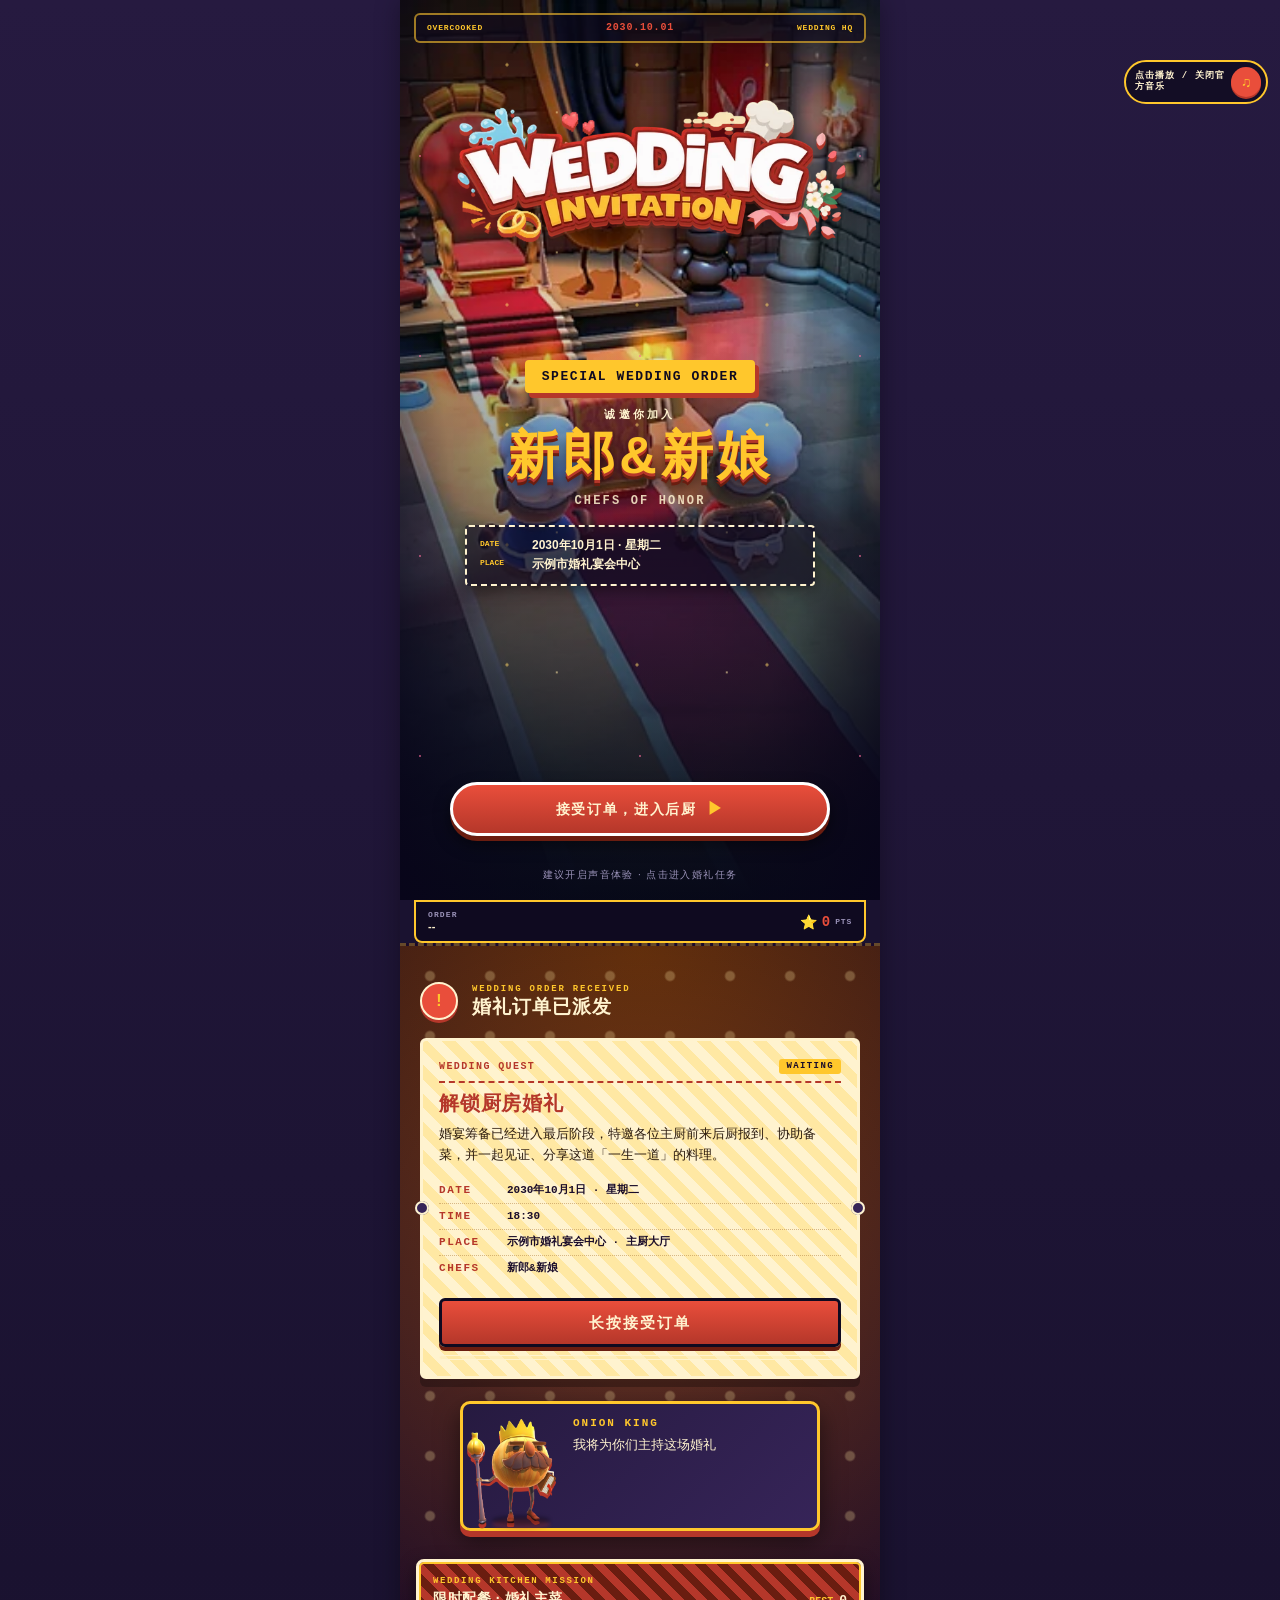
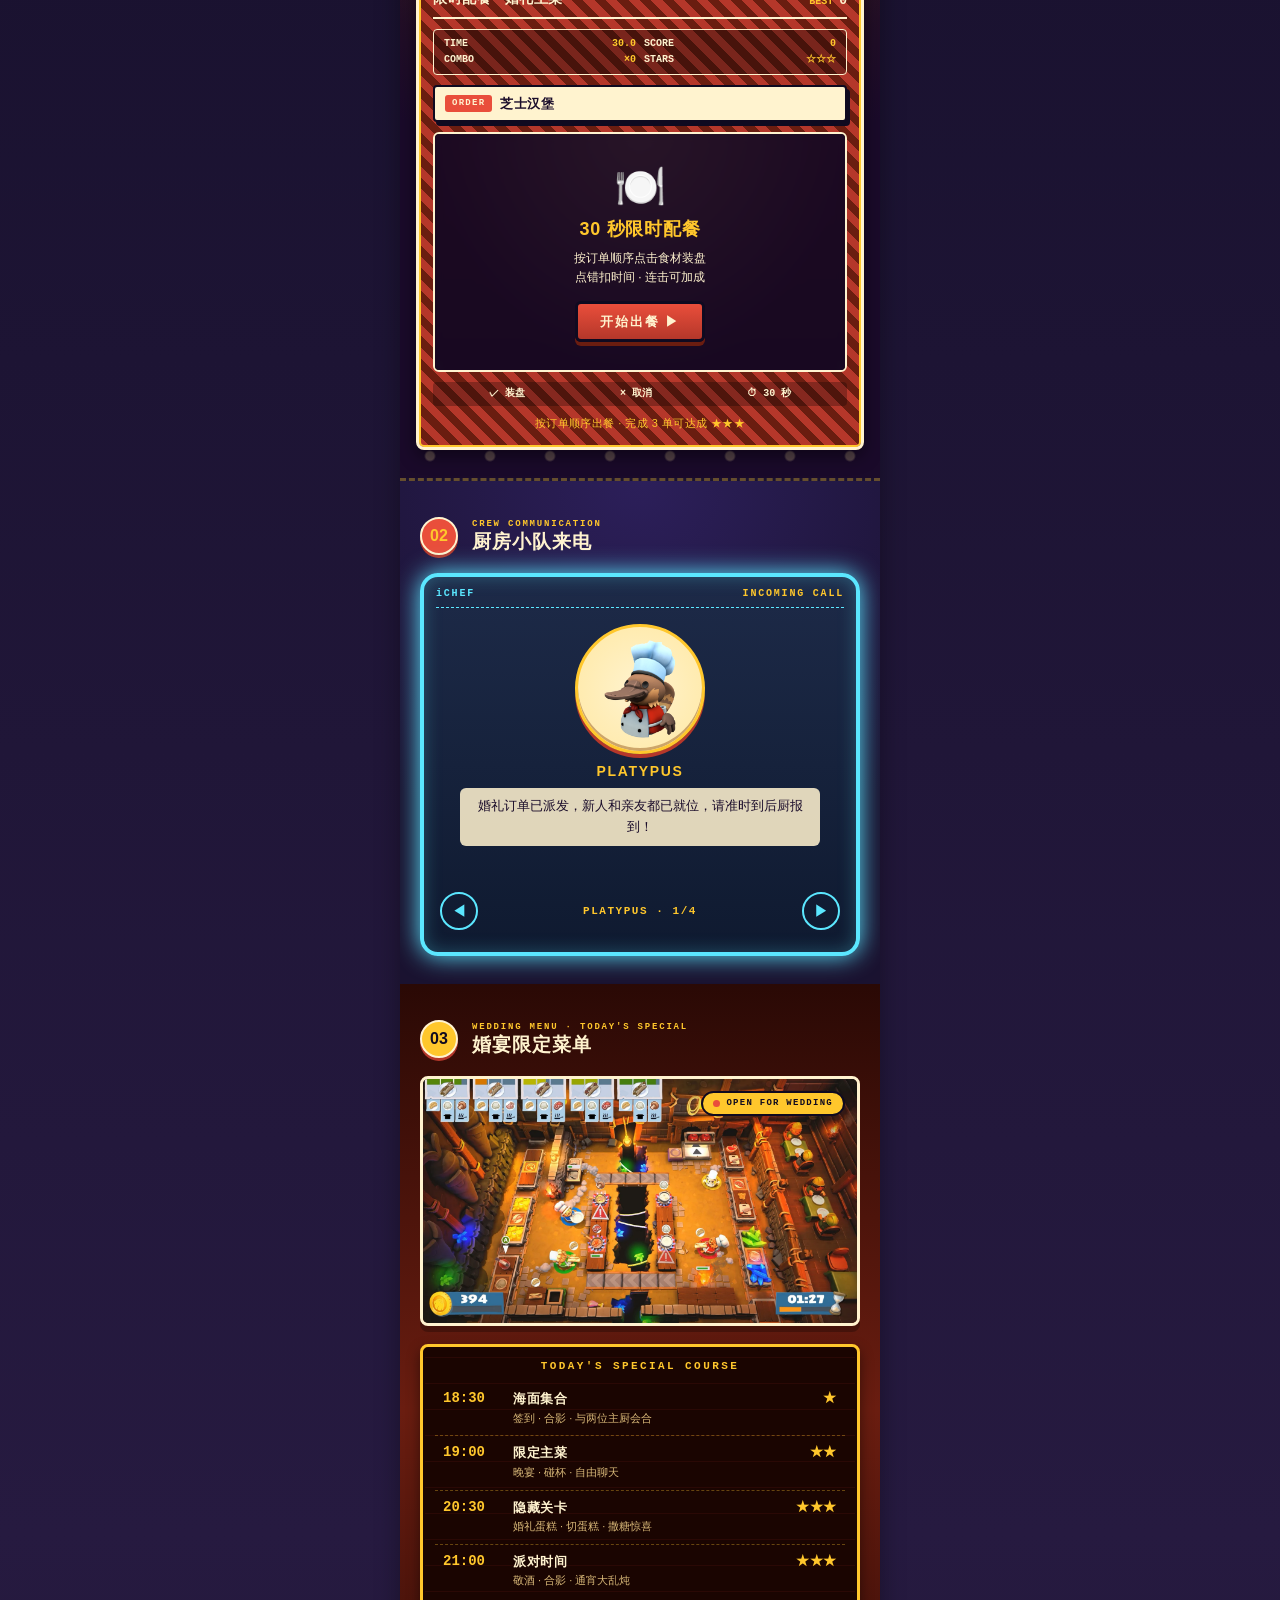
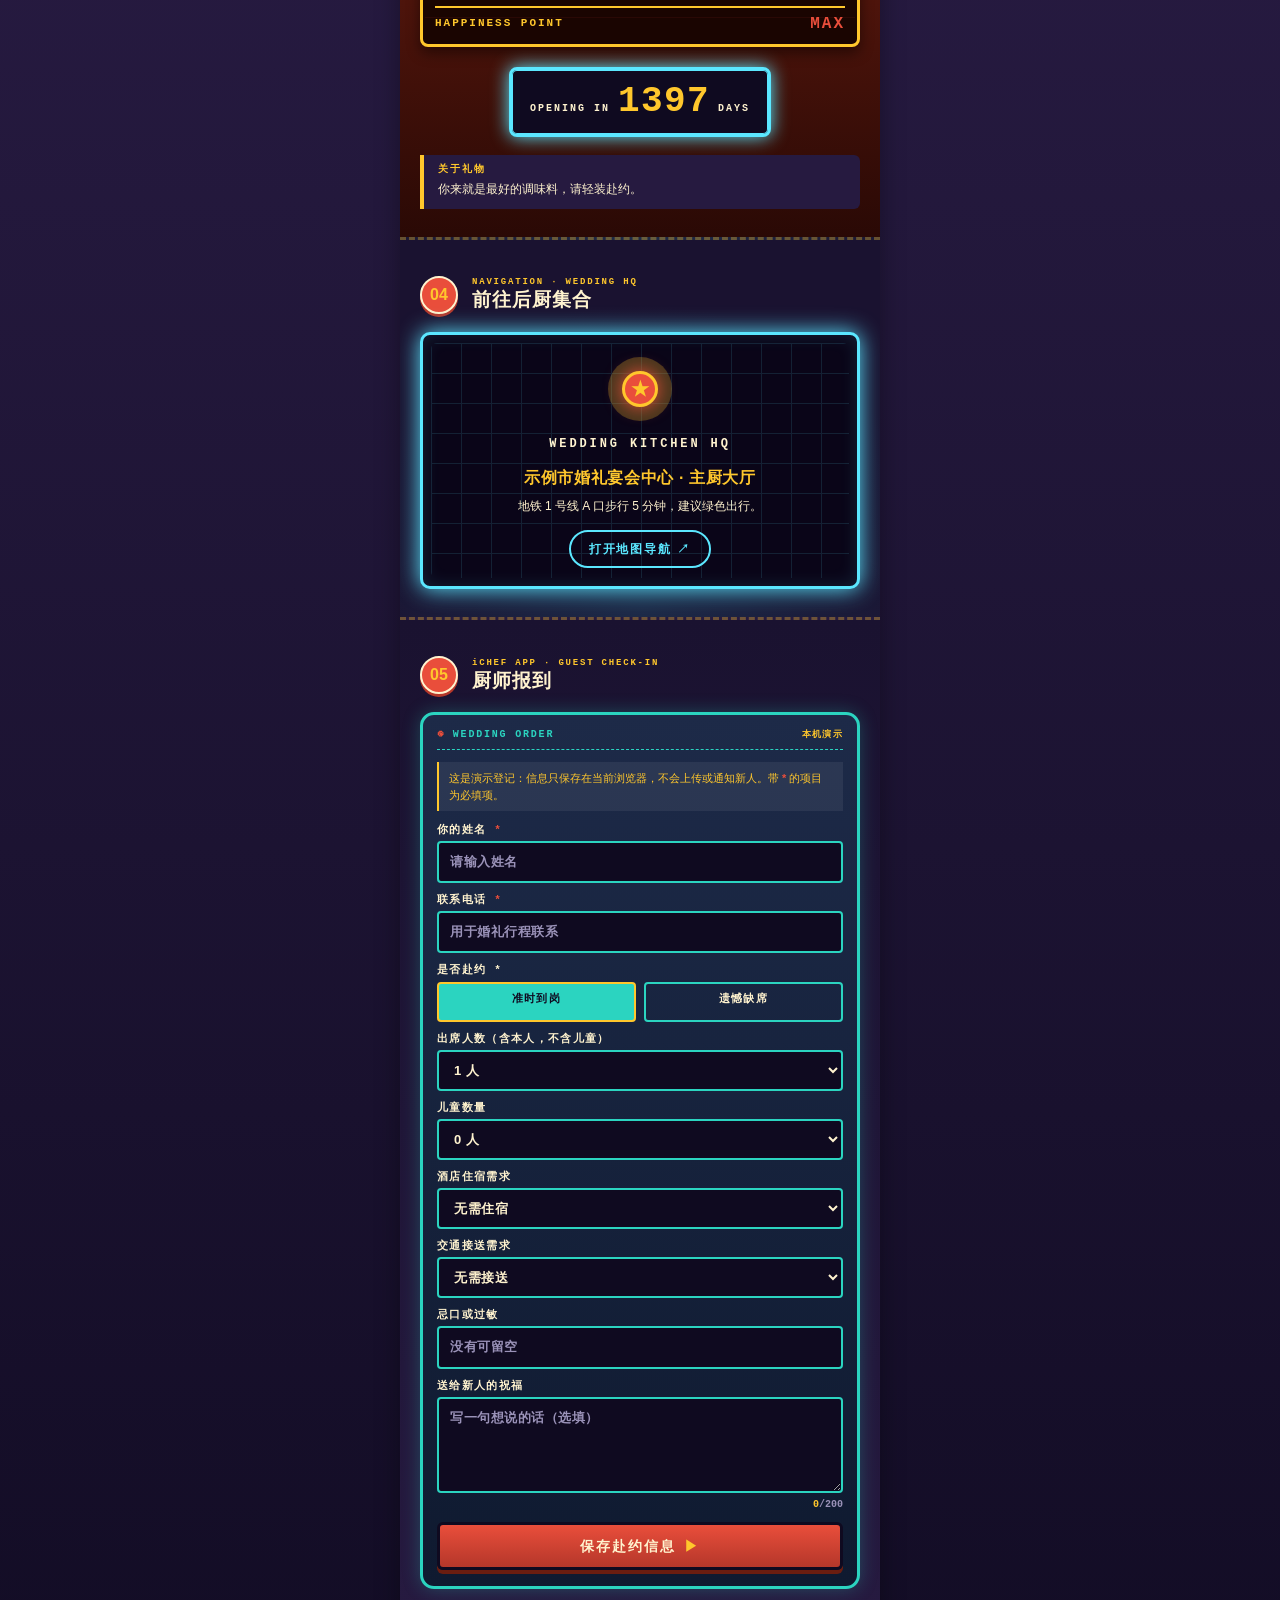
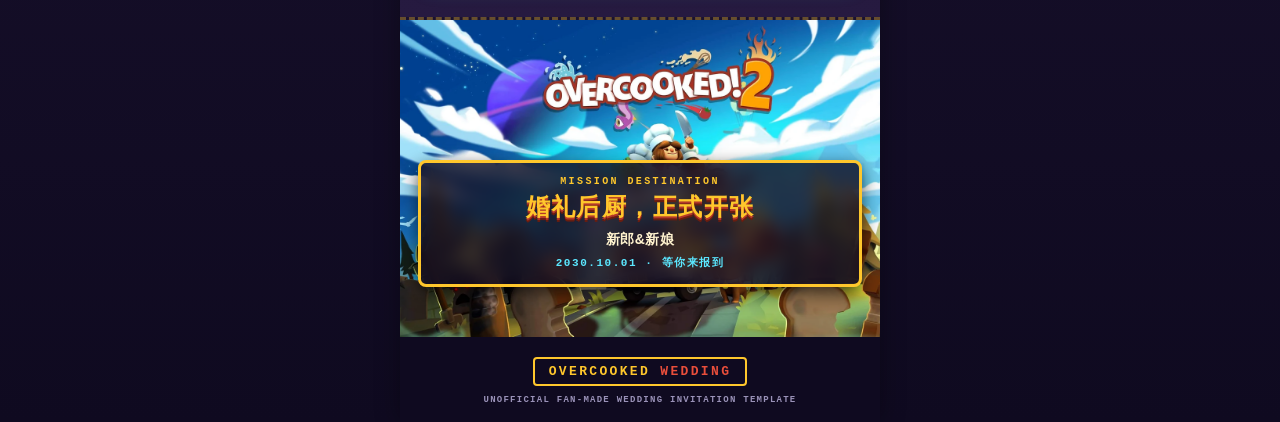
<file: index.html>
<!doctype html>
<html lang="zh-CN">
  <head>
    <meta charset="utf-8" />
    <meta name="viewport" content="width=device-width, initial-scale=1" />
    <meta http-equiv="refresh" content="0; url=./public/" />
    <title>OVERCOOKED WEDDING</title>
    <script>location.replace('./public/');</script>
  </head>
  <body>
    <p>正在打开邀请函…若未自动跳转，请<a href="./public/">点击这里</a>。</p>
  </body>
</html>
</file>
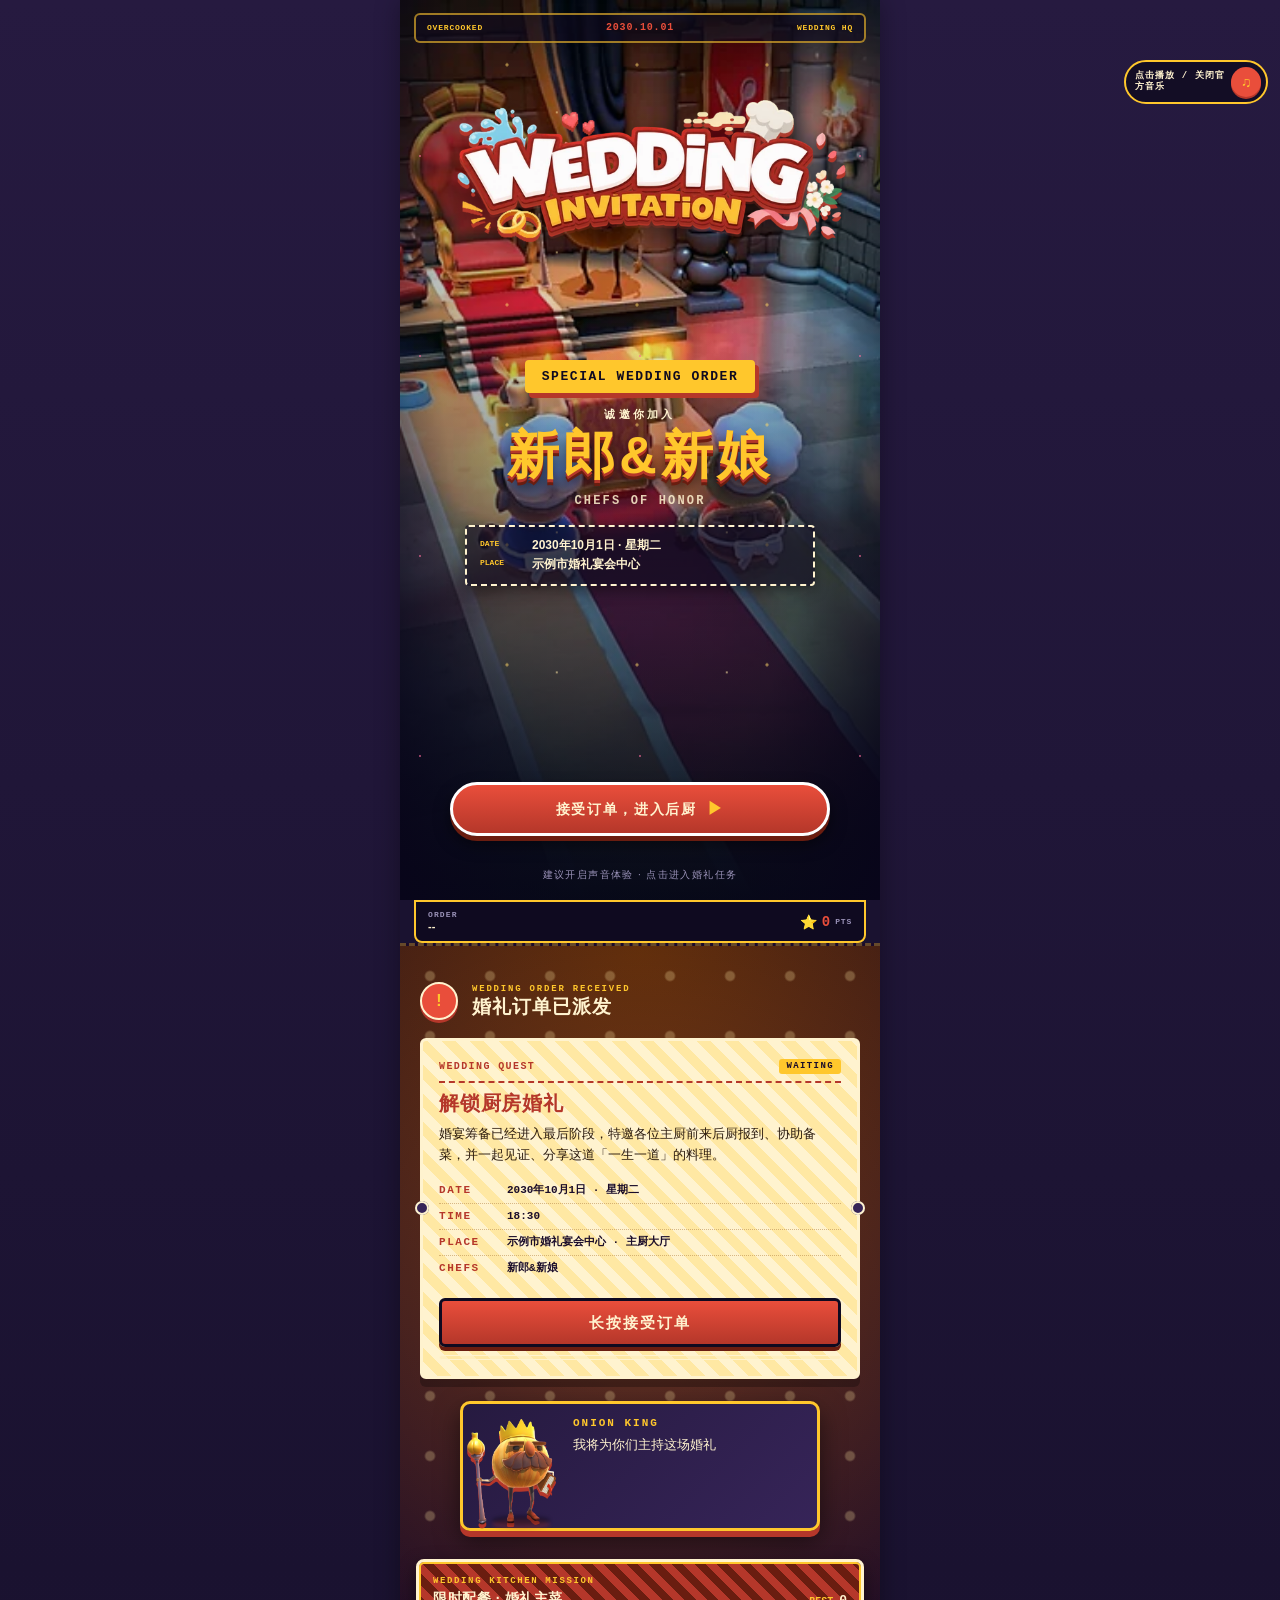
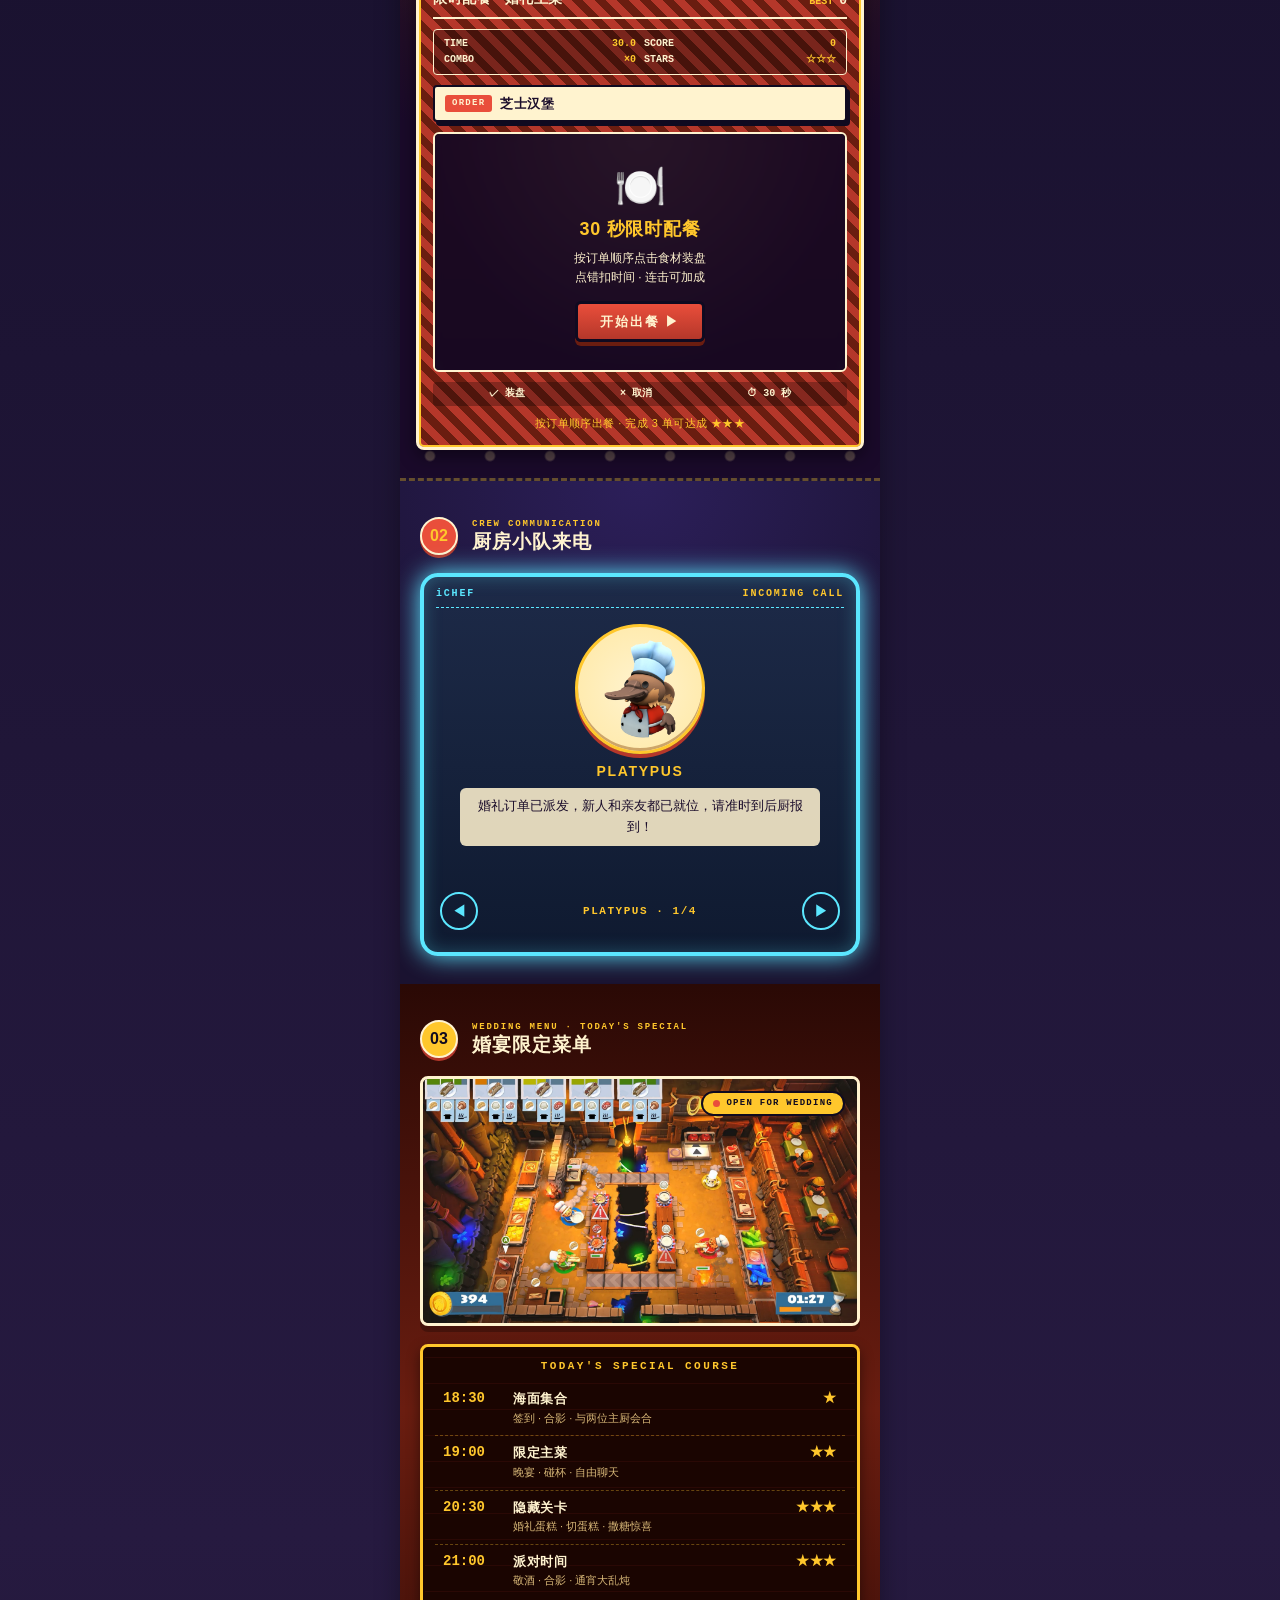
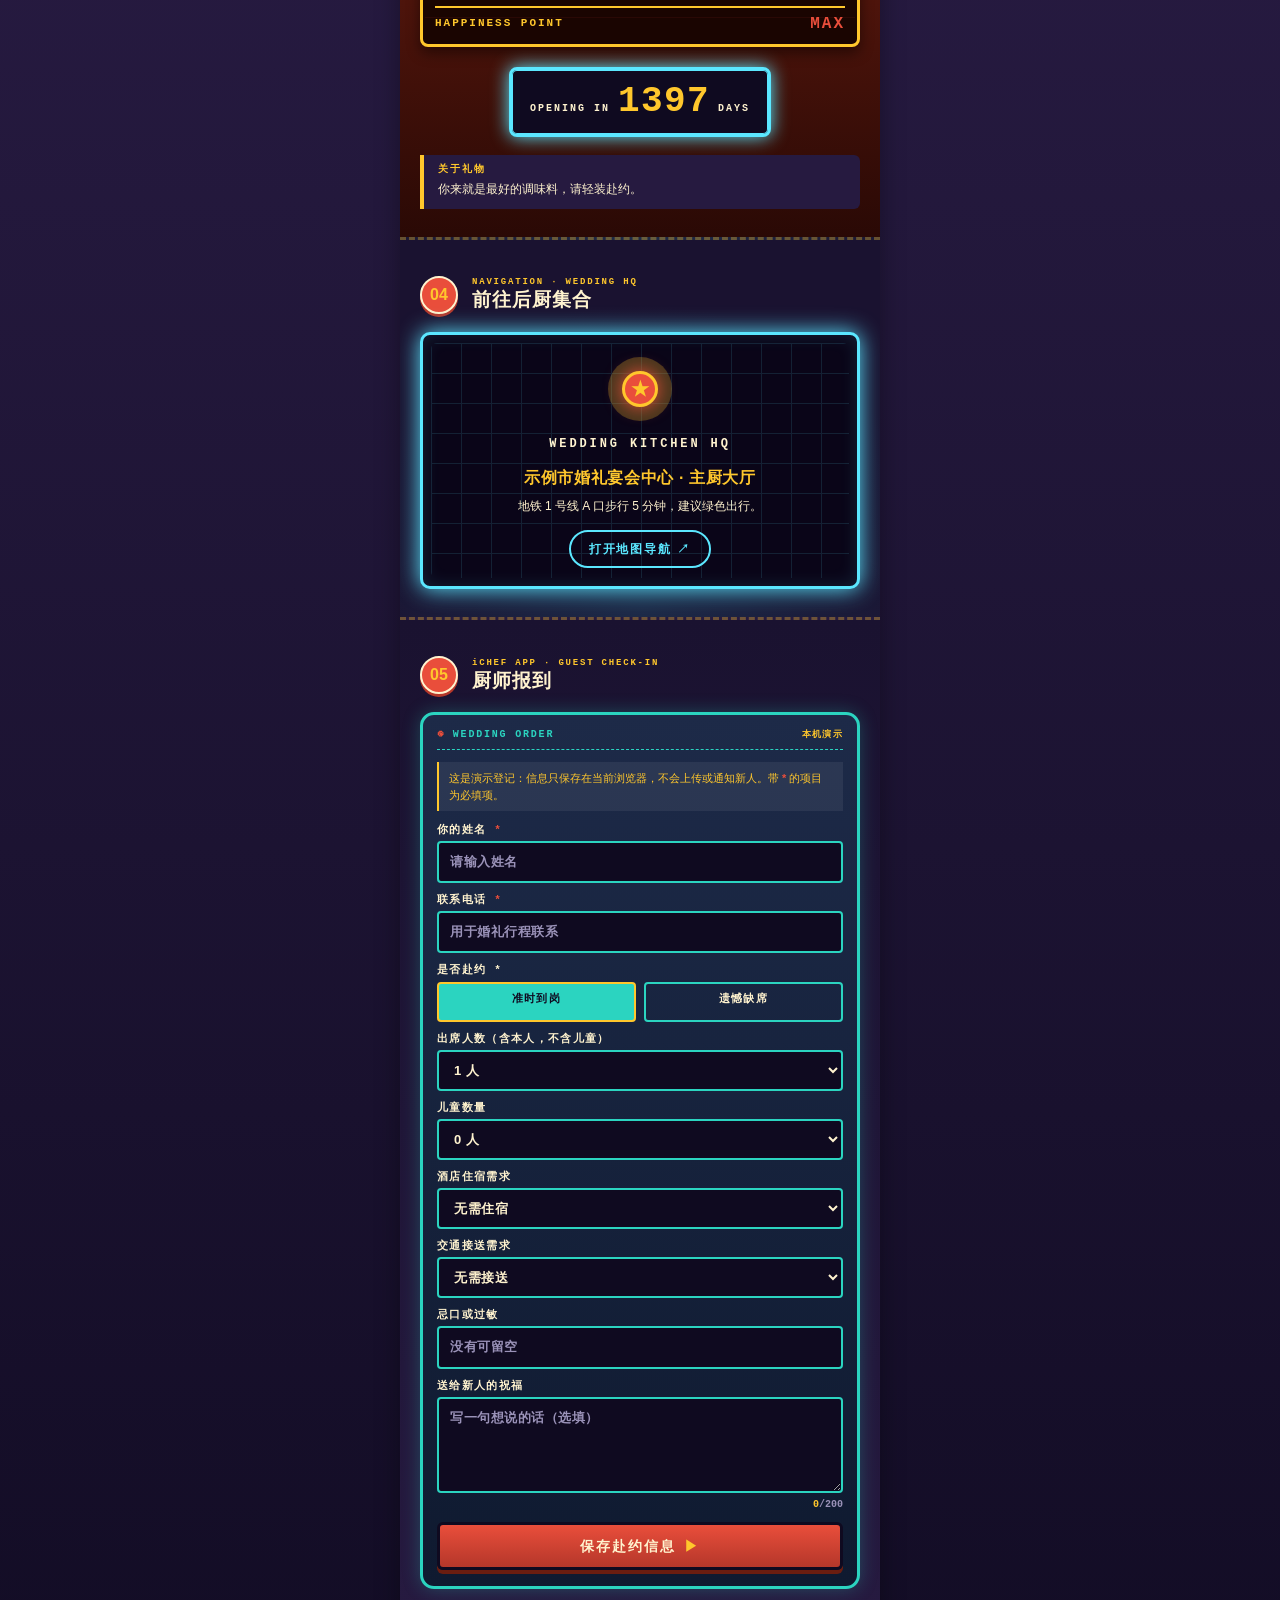
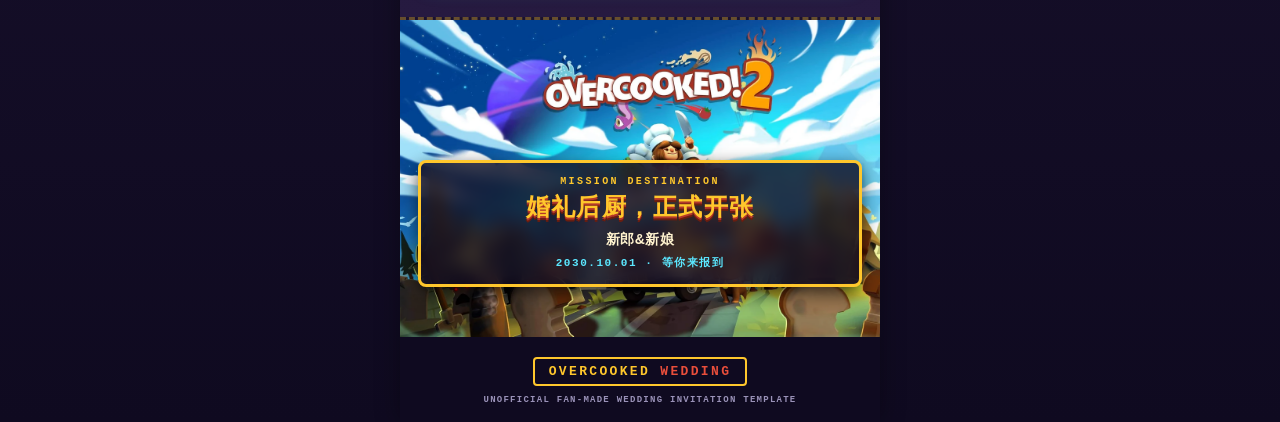
<file: public/index.html>
<!doctype html>
<html lang="zh-CN">
  <head>
    <meta charset="UTF-8" />
    <meta name="viewport" content="width=device-width, initial-scale=1.0, viewport-fit=cover" />
    <meta name="theme-color" content="#1a1230" />
    <title>新郎名字 & 新娘名字的婚礼邀请函｜WEDDING KITCHEN</title>
    <meta name="description" content="婚礼后厨即将开张，诚邀你来见证我们的一生一道。" />
    <meta name="robots" content="noindex, nofollow, noarchive, nosnippet" />
    <link rel="preload" as="image" href="./assets/hero-castle-hd.webp" type="image/webp" fetchpriority="high"
      imagesrcset="./assets/hero-castle-960.webp 960w, ./assets/hero-castle-hd.webp 1440w" imagesizes="min(100vw, 480px)" />
    <link rel="preload" as="image" href="./assets/wedding-invitation-logo.webp" type="image/webp" fetchpriority="high"
      imagesrcset="./assets/wedding-invitation-logo-720.webp 720w, ./assets/wedding-invitation-logo.webp 1440w" imagesizes="min(106vw, 500px)" />

    <!-- Open Graph / Facebook / 微信 / 微博 通用 -->
    <meta property="og:type" content="website" />
    <meta property="og:site_name" content="WEDDING KITCHEN" />
    <meta property="og:title" content="新郎名字 & 新娘名字的婚礼邀请函" />
    <meta property="og:description" content="婚礼后厨即将开张，诚邀你来见证我们的一生一道。" />
    <meta property="og:image" content="./assets/share-card-v2.jpg" />
    <meta property="og:image:type" content="image/jpeg" />
    <meta property="og:image:width" content="1200" />
    <meta property="og:image:height" content="630" />
    <meta property="og:image:alt" content="诚邀您来见证｜新郎名字 & 新娘名字 婚礼邀请函" />
    <meta property="og:locale" content="zh_CN" />

    <!-- Twitter / X -->
    <meta name="twitter:card" content="summary_large_image" />
    <meta name="twitter:title" content="新郎名字 & 新娘名字的婚礼邀请函" />
    <meta name="twitter:description" content="婚礼后厨即将开张，诚邀你来见证我们的一生一道。" />
    <meta name="twitter:image" content="./assets/share-card-v2.jpg" />

    <link rel="icon" type="image/png" href="./assets/logo.png" />
    <link rel="stylesheet" href="./style.css?v=20260909-fix2" />
    <script src="./config.js?v=20260909-fix2"></script>
    <script src="./app.js?v=20260909-fix2" defer></script>
  </head>
  <body>
    <main class="phone-shell">
      <!-- ① 首页 · 城堡夜景 -->
      <section class="hero" id="top">
        <img class="hero-art" src="./assets/hero-castle-hd.webp"
          srcset="./assets/hero-castle-960.webp 960w, ./assets/hero-castle-hd.webp 1440w"
          sizes="min(100vw, 480px)" width="1440" height="810"
          data-fallback-src="./assets/hero-castle.jpg"
          fetchpriority="high" loading="eager" decoding="async" alt="洋葱王国城堡夜景" />
        <div class="hero-shade"></div>
        <div class="hero-sparkle" aria-hidden="true"></div>
        <div class="hero-hud"><span>OVERCOOKED</span><b data-field="dateShort">2030.10.01</b><span>WEDDING HQ</span></div>
        <div class="hero-brand"><img src="./assets/wedding-invitation-logo.webp"
          srcset="./assets/wedding-invitation-logo-720.webp 720w, ./assets/wedding-invitation-logo.webp 1440w"
          sizes="min(106vw, 500px)" width="1440" height="480"
          data-fallback-src="./assets/wedding-invitation-logo.png"
          fetchpriority="high" loading="eager" decoding="async" alt="WEDDING INVITATION" /></div>
        <div class="hero-copy">
          <p class="mission-code">SPECIAL WEDDING ORDER</p>
          <p class="hero-kicker">诚邀你加入</p>
          <h1 data-field="heroName">新郎名字 &amp; 新娘名字</h1>
          <p class="hero-en" data-field="englishName">CHEFS OF HONOR</p>
          <div class="mission-ticket">
            <span>DATE</span><b data-field="dateLabel">2030年10月1日 · 星期二</b>
            <span>PLACE</span><b class="hero-venue" data-field="venueShort">示例市婚礼宴会中心</b>
          </div>
        </div>
        <button class="enter-button" id="start-mission" type="button"><span>接受订单，进入后厨</span><b>▶</b></button>
        <p class="start-note">建议开启声音体验 · 点击进入婚礼任务</p>
      </section>

      <!-- 滚动 HUD -->
      <div class="game-hud" aria-hidden="true">
        <div class="hud-order"><small>ORDER</small><b id="hud-order-name">--</b></div>
        <div class="hud-score"><span>⭐</span><b id="hud-score">0</b><small>PTS</small></div>
      </div>

      <!-- ② 接单 · 婚礼订单 -->
      <section class="briefing story-section" id="briefing">
        <div class="oven-glow" aria-hidden="true"></div>
        <div class="steam-field" aria-hidden="true"></div>
        <header class="section-title reveal"><span>!</span><div><p>WEDDING ORDER RECEIVED</p><h2>婚礼订单已派发</h2></div></header>
        <article class="order-card reveal">
          <div class="card-top"><span>WEDDING QUEST</span><b id="quest-status">WAITING</b></div>
          <h3 data-field="questTitle">解锁厨房婚礼</h3>
          <p data-field="invitationText">婚宴筹备已经进入最后阶段，特邀各位主厨前来后厨报到、协助备菜，并一起见证、分享这道「一生一道」的料理。</p>
          <dl>
            <div><dt>DATE</dt><dd data-field="dateLabel">2030年10月1日 · 星期二</dd></div>
            <div><dt>TIME</dt><dd data-field="timeLabel">18:30</dd></div>
            <div><dt>PLACE</dt><dd data-field="venue">示例市婚礼宴会中心 · 主厨大厅</dd></div>
            <div><dt>CHEFS</dt><dd data-field="heroName">新郎名字 &amp; 新娘名字</dd></div>
          </dl>
          <button class="accept-button" id="accept-quest" type="button">长按接受订单</button>
          <div class="hold-progress" aria-hidden="true"><i></i></div>
        </article>
        <div class="mission-complete" id="mission-complete" role="status" aria-live="polite"><b>ORDER ACCEPTED</b><span>婚礼赴约任务已加入清单</span></div>
        <div class="king-stage reveal">
          <img src="./assets/onionking.webp" loading="lazy" decoding="async" alt="洋葱国王（证婚人）" />
          <div class="king-bubble"><b>ONION KING</b><span>我将为你们主持这场婚礼</span></div>
        </div>

        <!-- ③ 限时配餐小游戏 -->
        <section class="supply-game reveal" id="supply-game" aria-labelledby="supply-game-title">
          <div class="game-console-top">
            <div><small>WEDDING KITCHEN MISSION</small><b id="supply-game-title">限时配餐 · 婚礼主菜</b></div>
            <span>BEST <strong id="game-best">0</strong></span>
          </div>
          <div class="game-stats" aria-live="polite">
            <span>TIME <b id="game-time">30.0</b></span>
            <span>SCORE <b id="game-score">0</b></span>
            <span>COMBO <b id="game-combo">×0</b></span>
            <span>STARS <b id="game-stars">☆☆☆</b></span>
          </div>
          <div class="order-ticket" id="order-ticket" aria-hidden="true">
            <span class="ticket-tag">ORDER</span>
            <b id="order-name">芝士汉堡</b>
            <div class="order-parts" id="order-parts"></div>
          </div>
          <div class="game-stage" id="game-stage">
            <div class="game-tiles" id="game-tiles" aria-label="食材区"></div>
            <div class="game-intro" id="game-intro">
              <span class="game-crate">🍽️</span>
              <h3>30 秒限时配餐</h3>
              <p>按订单顺序点击食材装盘<br />点错扣时间 · 连击可加成</p>
              <button id="game-start" type="button">开始出餐 ▶</button>
            </div>
            <div class="game-result" id="game-result" hidden>
              <p>MISSION REPORT</p>
              <h3 id="game-result-title">出餐完成</h3>
              <strong id="game-final-score">0 PTS</strong>
              <span id="game-stars-final">☆☆☆</span>
              <b id="game-reward">婚礼彩蛋已解锁</b>
              <button id="game-restart" type="button">再来一单</button>
            </div>
          </div>
          <div class="game-legend"><span>✓ 装盘</span><span>× 取消</span><span>⏱ 30 秒</span></div>
          <p class="game-tip">按订单顺序出餐 · 完成 3 单可达成 ★★★</p>
        </section>
      </section>

      <!-- ④ 厨房小队来电 -->
      <section class="crew-section story-section" id="crew">
        <header class="section-title reveal"><span>02</span><div><p>CREW COMMUNICATION</p><h2>厨房小队来电</h2></div></header>
        <div class="crew-phone reveal">
          <div class="phone-top"><span>iCHEF</span><b>INCOMING CALL</b></div>
          <div class="crew-slides" id="crew-slides"></div>
          <div class="crew-controls">
            <button type="button" data-crew="prev" aria-label="上一条来电">◀</button>
            <output id="crew-name">PLATYPUS · 1/4</output>
            <button type="button" data-crew="next" aria-label="下一条来电">▶</button>
          </div>
        </div>
      </section>

      <!-- ⑤ 婚宴菜单（流程 + 倒计时） -->
      <section class="schedule-section story-section" id="schedule">
        <header class="section-title light reveal"><span>03</span><div><p>WEDDING MENU · TODAY'S SPECIAL</p><h2>婚宴限定菜单</h2></div></header>
        <div class="restaurant-screen reveal"><img src="./assets/kitchen-warm.webp" width="1440" height="810" data-fallback-src="./assets/kitchen-warm.jpg" loading="lazy" decoding="async" alt="后厨营业场景" /><div class="restaurant-status"><i></i><span>OPEN FOR WEDDING</span></div></div>
        <div class="menu-board reveal">
          <p class="board-title">TODAY'S SPECIAL COURSE</p>
          <div id="schedule-list"></div>
          <div class="menu-total"><span>HAPPINESS POINT</span><b>MAX</b></div>
        </div>
        <div class="countdown-card reveal"><span>OPENING IN</span><b id="days-count">--</b><small>DAYS</small></div>
        <p class="gift-note reveal"><b>关于礼物</b><span data-field="giftNotice">你来就是最好的调味料，请轻装赴约。</span></p>
      </section>

      <!-- ⑥ 后厨导航 -->
      <section class="arrival story-section" id="arrival">
        <header class="section-title reveal"><span>04</span><div><p>NAVIGATION · WEDDING HQ</p><h2>前往后厨集合</h2></div></header>
        <article class="map-console reveal">
          <div class="map-grid" aria-hidden="true"></div>
          <div class="map-pulse" aria-hidden="true"><i></i><b>★</b></div>
          <p class="coordinate" data-field="coordinateLabel">WEDDING KITCHEN HQ</p>
          <h3 data-field="venue">示例市婚礼宴会中心 · 主厨大厅</h3>
          <p data-field="transport">地铁 1 号线 A 口步行 5 分钟，建议绿色出行。</p>
          <a data-link="mapUrl" href="https://ditu.amap.com/" target="_blank" rel="noopener noreferrer">打开地图导航 <span>↗</span></a>
        </article>
      </section>

      <!-- ⑦ 厨师报到（赴约登记） -->
      <section class="rsvp-section story-section" id="rsvp">
        <header class="section-title reveal"><span>05</span><div><p>iCHEF APP · GUEST CHECK-IN</p><h2>厨师报到</h2></div></header>
        <div class="rsvp-phone reveal">
          <div class="app-bar"><span>◉</span><b>WEDDING ORDER</b><small>本机演示</small></div>
          <form id="rsvp-form" novalidate>
            <p class="demo-notice">这是演示登记：信息只保存在当前浏览器，不会上传或通知新人。带 <b>*</b> 的项目为必填项。</p>
            <label><span>你的姓名 <b>*</b></span><input name="guestName" maxlength="30" autocomplete="name" required placeholder="请输入姓名" /></label>
            <label><span>联系电话 <b>*</b></span><input name="mobile" type="tel" maxlength="20" autocomplete="tel" inputmode="tel" required placeholder="用于婚礼行程联系" /></label>
            <fieldset><legend>是否赴约 <b>*</b></legend><div class="choice-row"><label><input type="radio" name="attending" value="yes" checked /><span>准时到岗</span></label><label><input type="radio" name="attending" value="no" /><span>遗憾缺席</span></label></div></fieldset>
            <div id="attendance-details">
              <label id="party-size-field"><span>出席人数（含本人，不含儿童）</span><select name="partySize"><option value="1">1 人</option><option value="2">2 人</option><option value="3">3 人</option><option value="4">4 人</option><option value="5">5 人</option><option value="6">6 人</option></select></label>
              <label><span>儿童数量</span><select name="childrenCount"><option value="0">0 人</option><option value="1">1 人</option><option value="2">2 人</option><option value="3">3 人</option><option value="4">4 人</option><option value="5">5 人</option></select></label>
              <label><span>酒店住宿需求</span><select name="hotelNeed"><option value="none">无需住宿</option><option value="one-night">需要 1 晚</option><option value="two-nights">需要 2 晚</option><option value="pending">尚未确定</option></select></label>
              <label><span>交通接送需求</span><select name="transportNeed"><option value="none">无需接送</option><option value="arrival">需要去程接送</option><option value="departure">需要返程接送</option><option value="both">需要往返接送</option><option value="pending">尚未确定</option></select></label>
              <label id="dietary-field"><span>忌口或过敏</span><input name="dietary" maxlength="80" placeholder="没有可留空" /></label>
            </div>
            <label><span>送给新人的祝福</span><textarea name="message" maxlength="200" rows="4" placeholder="写一句想说的话（选填）"></textarea><small><output id="message-count">0</output>/200</small></label>
            <label class="website-field" aria-hidden="true"><span>网站</span><input name="website" tabindex="-1" autocomplete="off" /></label>
            <p class="form-error" id="rsvp-error" role="alert" hidden></p>
            <button class="submit-button" type="submit"><span>保存赴约信息</span><b>▶</b></button>
          </form>
          <div class="rsvp-success" id="rsvp-success" tabindex="-1" hidden>
            <div class="success-radar"><i></i><b>✓</b></div>
            <h3 id="rsvp-success-title">登记成功</h3>
            <p id="rsvp-success-summary"></p>
            <button id="rsvp-edit" type="button">修改登记信息</button>
          </div>
        </div>
      </section>

      <!-- ⑧ 结尾开席 -->
      <section class="ending story-section">
        <img src="./assets/ending-bus.webp" width="1440" height="810" data-fallback-src="./assets/ending-bus.jpg" loading="lazy" decoding="async" alt="婚礼后厨全体出发" />
        <div class="ending-copy reveal">
          <p>MISSION DESTINATION</p>
          <h2 data-field="endingTitle">婚礼后厨，正式开张</h2>
          <b data-field="heroName">新郎名字 &amp; 新娘名字</b>
          <span><span data-field="dateShort">2030.10.01</span> · 等你来报到</span>
        </div>
      </section>
      <footer>
        <div class="footer-logo">OVERCOOKED <b>WEDDING</b></div>
        <p>UNOFFICIAL FAN-MADE WEDDING INVITATION TEMPLATE</p>
      </footer>
    </main>

    <nav class="quick-nav" aria-label="快捷导航">
      <a href="#briefing">订单</a>
      <a href="#schedule">菜单</a>
      <a href="#arrival">导航</a>
      <a href="#rsvp">报到</a>
    </nav>
    <div class="music-dock" id="music-dock">
      <audio id="wedding-bgm" preload="metadata" loop playsinline></audio>
      <p id="music-hint">点击播放 / 关闭官方音乐</p>
      <button id="music-toggle" type="button" aria-pressed="false" aria-label="播放背景音乐"><span>♫</span></button>
    </div>
  </body>
</html>
</file>
<file: public/style.css>
/* ===========================================================================
   OVERCOOKED WEDDING · 深夜霓虹厨房视觉系统
   番茄红 / 芥末黄 / 奶油白 + 深夜紫蓝底；棋盘格、蒸汽、星级、霓虹招牌
   中文大字遵循三层 text-shadow 铁律（禁用 -webkit-text-stroke）
   =========================================================================== */

:root {
  --tomato:   #e94e3b;       /* 主番茄红 */
  --tomato-d: #b5372a;
  --orange:   #ff8a3d;       /* 暖橙 */
  --mustard:  #ffc72c;       /* 芥末黄 */
  --cream:    #fff3cf;       /* 奶油 */
  --milk:     #ffe8a3;
  --teal:     #2bd4c0;       /* 水鸭青点缀 */
  --cyan:     #5be7ff;
  --night:    #1a1230;       /* 深夜紫蓝底 */
  --night-d:  #0f0a20;
  --night-2:  #261a40;
  --night-3:  #362458;
  --wood:     #6b3410;
  --wood-l:   #a55a23;
  --rose:     #ff6b9d;
  --white:    #ffffff;
  --ink:      #1a0c2a;
  --muted:    #9a92b8;
  --shadow:   0 0 24px #00000055;
  --warm-shadow: 0 0 30px #ff8a3d44;
}

/* ===== 全局 ===== */
* { box-sizing: border-box; }
html { scroll-behavior: smooth; background: var(--night); }
body {
  margin: 0;
  background: linear-gradient(180deg, var(--night-2) 0%, var(--night) 30%, var(--night-2) 60%, var(--night-d) 100%);
  color: var(--cream);
  font-family: "Arial Narrow", "Microsoft YaHei", sans-serif;
  -webkit-font-smoothing: none;
  overflow-x: hidden;
}
button, input, select, textarea { font: inherit; color: inherit; }
button, a { -webkit-tap-highlight-color: transparent; }
img { display: block; max-width: 100%; }
[hidden] { display: none !important; }

/* 减弱动态效果 */
@media (prefers-reduced-motion: reduce) {
  * { animation: none !important; transition: none !important; }
}

/* ===== 手机外壳 ===== */
.phone-shell {
  width: min(100%, 480px);
  margin: auto;
  overflow: hidden;
  background: var(--night);
  box-shadow: var(--shadow);
  position: relative;
}

/* ===== ① 首页 · 城堡夜景 ===== */
.hero { position: relative; min-height: 100svh; overflow: hidden; background: #1a0a2a; }
.hero-art { position: absolute; inset: 0; width: 100%; height: 100%; object-fit: cover; }
.hero-shade {
  position: absolute; inset: 0;
  background:
    radial-gradient(ellipse at 50% 30%, transparent 0%, #001f1544 60%, #08051a 100%),
    linear-gradient(180deg, transparent 0% 35%, #1a0a2a90 70%, #0a0419 100%);
}
.hero-sparkle {
  position: absolute; inset: 0; pointer-events: none; opacity: .55;
  background-image:
    radial-gradient(circle, #ffd76a 0 1.2px, transparent 2px),
    radial-gradient(circle, #ffe8a3 0 1px, transparent 1.5px),
    radial-gradient(circle, #ff6b9d 0 1px, transparent 1.5px);
  background-position: 12% 16%, 78% 24%, 50% 8%;
  background-size: 130px 120px, 170px 140px, 220px 200px;
  animation: spark 3.2s steps(3) infinite;
}
@keyframes spark { 0%,100% { opacity: .45 } 50% { opacity: .85 } }

.hero-hud {
  position: absolute; z-index: 3; top: max(13px, env(safe-area-inset-top));
  left: 14px; right: 14px;
  display: flex; justify-content: space-between; align-items: center;
  padding: 8px 11px; gap: 6px;
  border: 2px solid #ffc72c99; border-radius: 6px;
  color: var(--mustard);
  background: #0f0a2099;
  font: 900 8px/1 "Courier New", monospace;
  letter-spacing: .1em;
}
.hero-hud b { color: var(--tomato); font-size: 10px; }

.hero-brand {
  position: absolute; z-index: 3; top: 9.5%;
  left: 50%; width: min(104%, 500px);
  transform: translateX(-50%);
  pointer-events: none;
  filter: drop-shadow(0 4px 0 #b5372a) drop-shadow(0 8px 14px #00000088);
}
.hero-brand img { width: 100%; height: auto; }

.hero-copy {
  position: absolute; z-index: 3; top: 40%; left: 18px; right: 18px;
  text-align: center;
}
.mission-code {
  display: inline-block; padding: 7px 14px; margin: 0;
  border: 3px solid var(--mustard); border-radius: 4px;
  color: var(--night-d); background: var(--mustard);
  box-shadow: 4px 5px 0 var(--tomato-d);
  font: 900 clamp(10px, 2.8vw, 13px)/1 "Courier New", monospace;
  letter-spacing: .12em;
}
.hero-kicker { margin: 14px 0 4px; color: var(--cream); font-size: 11px; font-weight: 900; letter-spacing: .3em; }
.hero h1 {
  margin: 6px 0 0; color: var(--mustard);
  font: 900 clamp(34px, 11vw, 52px)/1.05
    "PingFang SC", "Hiragino Sans GB", "Microsoft YaHei",
    "Noto Sans SC", "Noto Sans CJK SC", sans-serif;
  letter-spacing: .08em;
  text-shadow:
    0 3px 0 var(--tomato-d),
    0 6px 0 #6a1d10,
    0 10px 14px #000000aa;
  -webkit-font-smoothing: antialiased;
}
.hero-en { margin: 12px 0 0; color: var(--cream); font: 900 12px/1 "Courier New", monospace; letter-spacing: .18em; opacity: .85; }
.mission-ticket {
  display: grid; grid-template-columns: 44px 1fr; gap: 4px 8px;
  width: min(92%, 350px); margin: 18px auto 0;
  padding: 11px 13px;
  border: 2px dashed var(--cream);
  background: #0f0a2099; color: var(--cream);
  text-align: left; border-radius: 4px;
  box-shadow: 0 4px 14px #00000066;
}
.mission-ticket span { color: var(--mustard); font: 900 8px/1.6 "Courier New", monospace; }
.mission-ticket b { font-size: 12px; line-height: 1.3; }
.hero-venue { overflow: hidden; text-overflow: ellipsis; white-space: nowrap; }

.enter-button {
  position: absolute; z-index: 3;
  left: 50%; bottom: calc(64px + env(safe-area-inset-bottom));
  transform: translateX(-50%);
  display: flex; align-items: center; gap: 10px;
  padding: 16px 28px; border: 3px solid #fff;
  border-radius: 999px;
  background: linear-gradient(180deg, var(--tomato) 0%, var(--tomato-d) 100%);
  color: var(--cream); font: 900 14px/1 sans-serif;
  letter-spacing: .12em;
  box-shadow: 0 5px 0 #6a1d10, 0 8px 16px #00000088;
  min-width: min(86%, 380px);
  justify-content: center;
  cursor: pointer;
  user-select: none;
  -webkit-user-select: none;
  touch-action: manipulation;
  animation: bounce 1.6s ease-in-out infinite;
}
.enter-button:active { transform: translateX(-50%) translateY(2px); box-shadow: 0 3px 0 #6a1d10, 0 5px 10px #00000066; }
.enter-button b { font-size: 16px; color: var(--mustard); }
@keyframes bounce { 0%,100% { transform: translateX(-50%) translateY(0) } 50% { transform: translateX(-50%) translateY(-6px) } }

.start-note {
  position: absolute; z-index: 3; left: 0; right: 0;
  bottom: calc(18px + env(safe-area-inset-bottom));
  margin: 0; text-align: center; color: var(--muted);
  font-size: 10px; letter-spacing: .14em;
}

/* ===== 滚动 HUD ===== */
.game-hud {
  position: sticky; z-index: 5; top: 0;
  display: flex; justify-content: space-between; align-items: center;
  margin: 0 14px; padding: 9px 12px; gap: 8px;
  background: #0f0a20ee; backdrop-filter: blur(8px);
  border: 2px solid var(--mustard); border-radius: 0 0 8px 8px;
  transform: translateY(-100%); transition: transform .35s ease;
}
.game-hud.visible { transform: translateY(0); }
.hud-order { display: flex; flex-direction: column; gap: 2px; }
.hud-order small { color: var(--muted); font: 900 8px/1 "Courier New", monospace; letter-spacing: .14em; }
.hud-order b { color: var(--cream); font: 900 11px/1 sans-serif; }
.hud-score { display: flex; align-items: center; gap: 5px; }
.hud-score span { color: var(--mustard); font-size: 14px; }
.hud-score b { color: var(--tomato); font: 900 14px/1 "Courier New", monospace; }
.hud-score small { color: var(--muted); font: 900 8px/1 "Courier New", monospace; letter-spacing: .1em; }

/* ===== 通用 section ===== */
.story-section {
  position: relative; padding: 36px 20px 28px;
  border-top: 3px dashed #ffc72c55;
}
.section-title { display: flex; align-items: center; gap: 14px; margin: 0 0 18px; color: var(--cream); }
.section-title span {
  display: inline-flex; align-items: center; justify-content: center;
  width: 38px; height: 38px; flex-shrink: 0;
  background: var(--tomato); color: var(--mustard);
  border: 2px solid var(--cream); border-radius: 50%;
  font: 900 16px/1 sans-serif;
  box-shadow: 0 3px 0 var(--tomato-d);
}
.section-title div p { margin: 0 0 3px; color: var(--mustard); font: 900 9px/1 "Courier New", monospace; letter-spacing: .2em; }
.section-title h2 { margin: 0; font: 900 19px/1.1 sans-serif; letter-spacing: .05em; color: var(--cream); }
.section-title.light span { background: var(--mustard); color: var(--night-d); }

/* 渐入动画：默认可见，JS 启用后才短暂进入待渐入状态，避免脚本异常导致整页空白 */
.reveal { opacity: 1; transform: translateY(0); transition: opacity .6s ease, transform .6s ease; }
.reveal.reveal-pending { opacity: 0; transform: translateY(14px); }
.reveal.show { opacity: 1; transform: translateY(0); }

/* ===== ② 接单 · 城堡大厅 ===== */
.briefing {
  background:
    radial-gradient(circle at 50% 0%, #5c2b0a 0%, #1a0a2a 70%);
  position: relative;
}
.oven-glow {
  position: absolute; inset: 0; pointer-events: none;
  background: radial-gradient(circle at 50% 30%, #ff8a3d33 0%, transparent 50%);
}
.steam-field {
  position: absolute; inset: 0; pointer-events: none; opacity: .5;
  background-image: radial-gradient(circle, #ffe8a388 0 4px, transparent 6px);
  background-size: 60px 60px; animation: steam 8s linear infinite;
}
@keyframes steam {
  from { background-position: 0 100%; }
  to { background-position: 0 -100%; }
}

.order-card {
  position: relative;
  padding: 18px 16px 16px; margin-bottom: 22px;
  border: 3px solid var(--cream); border-radius: 6px;
  background:
    repeating-linear-gradient(45deg, #fff3cf 0 10px, #ffe8a3 10px 20px);
  color: var(--ink);
  box-shadow: 0 8px 0 #00000044;
}
.order-card::before, .order-card::after {
  content: ""; position: absolute; top: 50%; width: 14px; height: 14px;
  background: var(--night-3); border-radius: 50%; transform: translateY(-50%);
}
.order-card::before { left: -8px; box-shadow: inset 0 0 0 2px #fff3cf; }
.order-card::after  { right: -8px; box-shadow: inset 0 0 0 2px #fff3cf; }
.card-top {
  display: flex; justify-content: space-between; align-items: center;
  margin-bottom: 8px; padding-bottom: 7px;
  border-bottom: 2px dashed var(--tomato-d);
  font: 900 10px/1 "Courier New", monospace; letter-spacing: .14em;
}
.card-top span { color: var(--tomato-d); }
.card-top b { color: var(--ink); background: var(--mustard); padding: 3px 7px; border-radius: 3px; font-size: 9px; }

.order-card h3 {
  margin: 6px 0 8px;
  font: 900 20px/1.2 "PingFang SC", "Microsoft YaHei", sans-serif;
  color: var(--tomato-d); letter-spacing: .04em;
}
.order-card p { margin: 0 0 12px; font-size: 13px; line-height: 1.65; color: #2b1a0e; }
.order-card dl { margin: 0 0 16px; padding: 0; }
.order-card dl > div {
  display: grid; grid-template-columns: 60px 1fr; gap: 8px;
  padding: 6px 0; border-bottom: 1px dotted #b5834788;
  font: 900 11px/1.2 "Courier New", monospace;
}
.order-card dl > div:last-child { border-bottom: 0; }
.order-card dt { color: var(--tomato-d); letter-spacing: .14em; }
.order-card dd { margin: 0; color: var(--ink); }

.accept-button {
  display: block; width: 100%;
  padding: 14px; border: 3px solid var(--night-d); border-radius: 6px;
  background: linear-gradient(180deg, var(--tomato) 0%, var(--tomato-d) 100%);
  color: var(--cream); font: 900 15px/1 sans-serif; letter-spacing: .14em;
  box-shadow: 0 4px 0 #6a1d10;
  cursor: pointer;
  user-select: none; -webkit-user-select: none;
  touch-action: none;
}
.hold-progress { height: 5px; margin-top: 8px; border: 1px solid var(--cream); border-radius: 3px; background: #ffe8a355; overflow: hidden; }
.hold-progress i { display: block; height: 100%; width: 0; background: var(--tomato); transition: width .1s linear; }

.mission-complete {
  display: none; margin: 0 0 16px; padding: 12px;
  border: 2px solid var(--teal); border-radius: 6px;
  background: #1d2a48; text-align: center; color: var(--cream);
  box-shadow: 0 0 18px var(--teal);
}
.mission-complete.show { display: block; animation: pulse 1.2s ease infinite; }
.mission-complete b { display: block; color: var(--teal); font: 900 13px/1 "Courier New", monospace; letter-spacing: .18em; margin-bottom: 4px; }
.mission-complete span { font-size: 12px; }
@keyframes pulse { 0%,100% { box-shadow: 0 0 18px var(--teal) } 50% { box-shadow: 0 0 26px var(--teal) } }

.king-stage {
  position: relative; margin: 0 auto 28px; max-width: 360px;
  padding: 14px 14px 14px 110px; min-height: 130px;
  border: 3px solid var(--mustard); border-radius: 10px;
  background: linear-gradient(135deg, var(--night-2), var(--night-3));
  box-shadow: 0 6px 0 var(--tomato-d), 0 10px 24px #00000088;
}
.king-stage img {
  position: absolute; left: -6px; bottom: -10px;
  width: 110px; height: auto;
  filter: drop-shadow(0 4px 0 #b5372a);
  animation: sway 3.5s ease-in-out infinite;
}
@keyframes sway { 0%,100% { transform: rotate(-2deg) } 50% { transform: rotate(2deg) } }
.king-bubble b { display: block; color: var(--mustard); font: 900 11px/1 "Courier New", monospace; letter-spacing: .18em; margin-bottom: 6px; }
.king-bubble span { font-size: 13px; line-height: 1.5; color: var(--cream); }

/* ===== ③ 限时配餐小游戏 ===== */
.supply-game {
  position: relative;
  margin: 6px -4px 0; padding: 14px 14px 16px;
  border: 3px solid var(--cream); border-radius: 8px;
  background:
    repeating-linear-gradient(45deg, #b5372a 0 8px, #6a1d10 8px 16px),
    linear-gradient(180deg, #6a1d10 0%, #2a0905 100%);
  color: var(--cream);
  box-shadow: inset 0 0 0 2px var(--mustard), 0 6px 18px #00000077;
}
.game-console-top {
  display: flex; justify-content: space-between; align-items: flex-end;
  margin-bottom: 10px; padding-bottom: 10px;
  border-bottom: 2px solid var(--cream);
}
.game-console-top small {
  display: block; color: var(--mustard); font: 900 9px/1.2 "Courier New", monospace;
  letter-spacing: .18em; margin-bottom: 3px;
}
.game-console-top b { color: var(--cream); font: 900 14px/1.2 sans-serif; letter-spacing: .04em; }
.game-console-top span { color: var(--mustard); font: 900 10px/1 "Courier New", monospace; }
.game-console-top strong { color: var(--cream); font-size: 13px; }

.game-stats {
  display: grid; grid-template-columns: repeat(2, 1fr); gap: 4px 8px;
  margin-bottom: 10px; padding: 8px 10px;
  background: #00000055; border: 1px solid var(--cream); border-radius: 4px;
  font: 900 10px/1.2 "Courier New", monospace;
}
.game-stats span { display: flex; justify-content: space-between; color: var(--cream); }
.game-stats b { color: var(--mustard); }

.order-ticket {
  display: flex; align-items: center; gap: 8px; margin-bottom: 10px;
  padding: 8px 10px;
  background: var(--cream); color: var(--ink);
  border: 2px solid var(--night-d); border-radius: 4px;
  box-shadow: 3px 4px 0 var(--night-d);
}
.order-ticket.show { display: flex; }
.ticket-tag {
  background: var(--tomato); color: var(--cream);
  padding: 3px 7px; border-radius: 3px;
  font: 900 9px/1.2 "Courier New", monospace; letter-spacing: .14em;
}
.order-ticket b { font: 900 13px/1 sans-serif; letter-spacing: .04em; }
.order-parts { display: flex; gap: 4px; flex-wrap: wrap; }
.order-parts .part-chip {
  width: 28px; height: 28px; display: inline-flex; align-items: center; justify-content: center;
  background: #fff3cfcc; border: 1.5px solid var(--night-d); border-radius: 50%;
  font-size: 14px;
}
.order-parts .part-chip.done { background: var(--teal); border-color: var(--night-d); }
.order-parts .part-chip.current { outline: 2px solid var(--tomato); outline-offset: 1px; }

.game-stage {
  position: relative;
  padding: 12px;
  background:
    radial-gradient(ellipse at 50% 0%, #ffd76a44 0%, transparent 70%),
    linear-gradient(180deg, #2a0905 0%, #160403 100%);
  border: 2px solid var(--cream); border-radius: 6px;
  min-height: 240px;
  overflow: hidden;
}
.game-tiles {
  display: grid; grid-template-columns: repeat(4, 1fr); gap: 8px;
}
.game-tile {
  aspect-ratio: 1 / 1;
  display: flex; align-items: center; justify-content: center;
  font-size: 32px;
  background: linear-gradient(180deg, #ffe8a3 0%, #d8a850 100%);
  border: 2.5px solid var(--night-d); border-radius: 50%;
  box-shadow: 0 4px 0 #6a1d10, inset 0 -3px 0 #b5834788;
  cursor: pointer;
  transition: transform .12s ease;
  user-select: none; -webkit-user-select: none;
  touch-action: manipulation;
}
.game-tile:active { transform: translateY(2px); box-shadow: 0 2px 0 #6a1d10; }
.game-tile.flash-correct { animation: flashGood .35s ease; }
.game-tile.flash-wrong { animation: flashBad .35s ease; }
.game-tile.disabled { opacity: .35; pointer-events: none; }
@keyframes flashGood { 0% { background: linear-gradient(180deg, var(--teal), #19a085); } 100% { background: linear-gradient(180deg, #ffe8a3, #d8a850); } }
@keyframes flashBad  { 0% { background: linear-gradient(180deg, var(--tomato), var(--tomato-d)); } 100% { background: linear-gradient(180deg, #ffe8a3, #d8a850); } }

.game-intro, .game-result {
  position: absolute; inset: 0; display: flex; flex-direction: column;
  align-items: center; justify-content: center; gap: 8px;
  background: #1a0a2acc; backdrop-filter: blur(4px);
  text-align: center; padding: 20px;
}
.game-crate { font-size: 42px; }
.game-intro h3, .game-result h3 { margin: 0; color: var(--mustard); font: 900 18px/1.2 sans-serif; letter-spacing: .04em; }
.game-intro p, .game-result span { margin: 0; color: var(--cream); font-size: 12px; line-height: 1.6; }
.game-intro button, .game-result button, .submit-button {
  margin-top: 6px; padding: 11px 22px;
  border: 3px solid var(--night-d); border-radius: 6px;
  background: linear-gradient(180deg, var(--tomato), var(--tomato-d));
  color: var(--cream); font: 900 13px/1 sans-serif; letter-spacing: .14em;
  box-shadow: 0 4px 0 #6a1d10;
  cursor: pointer;
}
.game-result strong { display: block; margin: 2px 0; color: var(--mustard); font: 900 28px/1 "Courier New", monospace; letter-spacing: .04em; }
.game-result > span { color: var(--cream); font: 900 18px/1 sans-serif; letter-spacing: .08em; margin-bottom: 4px; }
.game-result > b { display: block; padding: 6px 10px; background: var(--teal); color: var(--night-d); border-radius: 4px; font-size: 12px; }

.game-legend {
  display: flex; justify-content: space-around;
  margin-top: 10px; padding: 7px 8px;
  background: #00000044; border-radius: 4px;
  font: 900 10px/1 "Courier New", monospace;
}
.game-legend span { color: var(--cream); }
.game-tip { margin: 10px 0 0; text-align: center; color: var(--mustard); font-size: 11px; letter-spacing: .04em; }

/* ===== ④ 厨房小队来电 ===== */
.crew-section {
  background:
    radial-gradient(circle at 50% 0%, #2c1f5a 0%, var(--night) 70%);
}
.crew-phone {
  position: relative; padding: 12px 12px 16px;
  border: 4px solid var(--cyan); border-radius: 18px;
  background: linear-gradient(180deg, #1d2a48 0%, #0f1a30 100%);
  box-shadow: 0 0 24px var(--cyan), inset 0 0 18px #5be7ff44;
}
.phone-top {
  display: flex; justify-content: space-between; align-items: center;
  margin-bottom: 8px; padding-bottom: 8px;
  border-bottom: 1px dashed var(--cyan); color: var(--cyan);
  font: 900 10px/1 "Courier New", monospace; letter-spacing: .18em;
}
.phone-top b { color: var(--mustard); }
.crew-slides { position: relative; min-height: 260px; }
.crew-slide {
  display: none; flex-direction: column; align-items: center; text-align: center;
  padding: 8px 4px 0; gap: 10px;
}
.crew-slide.active { display: flex; animation: fadeIn .35s ease; }
@keyframes fadeIn { from { opacity: 0 } to { opacity: 1 } }
.crew-photo {
  width: 130px; height: 130px;
  display: flex; align-items: center; justify-content: center;
  background: radial-gradient(circle, #fff3cf 0%, #ffe8a3 100%);
  border: 3px solid var(--mustard); border-radius: 50%;
  box-shadow: 0 4px 0 var(--tomato-d), inset 0 -3px 0 #b58347aa;
  overflow: hidden;
}
.crew-photo img { width: 92%; height: 92%; object-fit: contain; }
.crew-name { margin: 0; color: var(--mustard); font: 900 14px/1 sans-serif; letter-spacing: .12em; }
.crew-msg { margin: 0; padding: 8px 12px; background: #fff3cfdd; color: var(--ink); border-radius: 6px; font-size: 13px; line-height: 1.6; max-width: 90%; }

.crew-controls {
  display: flex; align-items: center; justify-content: space-between;
  margin-top: 10px; padding: 6px 4px;
}
.crew-controls button {
  width: 38px; height: 38px;
  border: 2px solid var(--cyan); border-radius: 50%;
  background: transparent; color: var(--cyan);
  font: 900 14px/1 sans-serif; cursor: pointer;
}
.crew-controls button:active { background: var(--cyan); color: var(--night-d); }
.crew-controls output { color: var(--mustard); font: 900 11px/1 "Courier New", monospace; letter-spacing: .14em; }

/* ===== ⑤ 婚宴菜单 ===== */
.schedule-section {
  background:
    linear-gradient(180deg, #2a0905 0%, #6a1d10 50%, #2a0905 100%);
  border-top: 0;
}
.restaurant-screen {
  position: relative; margin: 0 0 18px;
  border: 3px solid var(--cream); border-radius: 8px;
  overflow: hidden; box-shadow: 0 6px 0 #00000044;
}
.restaurant-screen img { width: 100%; height: auto; }
.restaurant-status {
  position: absolute; top: 12px; right: 12px;
  display: flex; align-items: center; gap: 6px;
  padding: 6px 10px; background: var(--mustard); color: var(--night-d);
  border: 2px solid var(--night-d); border-radius: 999px;
  font: 900 9px/1 "Courier New", monospace; letter-spacing: .14em;
}
.restaurant-status i { width: 7px; height: 7px; background: var(--tomato); border-radius: 50%; animation: blink 1.2s ease infinite; }
@keyframes blink { 0%,100% { opacity: 1 } 50% { opacity: .3 } }

.menu-board {
  padding: 14px 12px 12px;
  border: 3px solid var(--mustard); border-radius: 8px;
  background:
    repeating-linear-gradient(0deg, #2a0905 0 1px, transparent 1px 26px),
    #1a0501;
  color: var(--cream);
  box-shadow: inset 0 0 0 2px #1a0501, 0 6px 14px #00000077;
}
.board-title { margin: 0 0 10px; text-align: center; color: var(--mustard); font: 900 11px/1 "Courier New", monospace; letter-spacing: .22em; }
.menu-item {
  display: grid; grid-template-columns: 60px 1fr auto; gap: 10px;
  padding: 9px 8px; border-bottom: 1px dashed #ffc72c55;
  font-size: 12px;
}
.menu-item:last-child { border-bottom: 0; }
.menu-item .time { color: var(--mustard); font: 900 14px/1 "Courier New", monospace; }
.menu-item h4 { margin: 0 0 3px; color: var(--cream); font: 900 13px/1.2 sans-serif; letter-spacing: .04em; }
.menu-item p { margin: 0; color: #d8b878; font-size: 11px; line-height: 1.5; }
.menu-item .stars { color: var(--mustard); font: 900 13px/1 sans-serif; letter-spacing: .04em; }
.menu-total {
  display: flex; justify-content: space-between; align-items: center;
  margin-top: 8px; padding-top: 8px;
  border-top: 2px solid var(--mustard);
  font: 900 11px/1 "Courier New", monospace; letter-spacing: .18em;
}
.menu-total span { color: var(--mustard); }
.menu-total b { color: var(--tomato); font-size: 16px; }

.countdown-card {
  display: flex; align-items: baseline; justify-content: center; gap: 8px;
  margin: 20px auto 0; padding: 14px 18px;
  border: 3px solid var(--cyan); border-radius: 8px;
  background: var(--night-d); color: var(--cyan);
  box-shadow: 0 0 18px var(--cyan), inset 0 0 0 1px var(--cyan);
  width: fit-content;
}
.countdown-card span { font: 900 10px/1 "Courier New", monospace; letter-spacing: .2em; color: var(--cream); }
.countdown-card b { font: 900 36px/1 "Courier New", monospace; color: var(--mustard); letter-spacing: .04em; }
.countdown-card small { font: 900 10px/1 "Courier New", monospace; letter-spacing: .2em; color: var(--cream); }

.gift-note {
  margin: 18px 0 0; padding: 10px 14px;
  border-left: 4px solid var(--mustard); background: var(--night-2);
  border-radius: 0 6px 6px 0;
}
.gift-note b { display: block; color: var(--mustard); font: 900 10px/1 "Courier New", monospace; letter-spacing: .2em; margin-bottom: 4px; }
.gift-note span { color: var(--cream); font-size: 12px; line-height: 1.6; }

/* ===== ⑥ 后厨导航 ===== */
.arrival {
  background:
    radial-gradient(circle at 50% 100%, #1d2a48 0%, var(--night) 70%);
}
.map-console {
  position: relative; padding: 22px 18px 18px;
  border: 3px solid var(--cyan); border-radius: 10px;
  background: #0a0518;
  box-shadow: 0 0 22px var(--cyan), inset 0 0 18px #5be7ff22;
  text-align: center;
}
.map-grid {
  position: absolute; inset: 8px; pointer-events: none;
  background-image:
    linear-gradient(var(--cyan) 1px, transparent 1px),
    linear-gradient(90deg, var(--cyan) 1px, transparent 1px);
  background-size: 30px 30px;
  opacity: .12; border-radius: 6px;
}
.map-pulse {
  position: relative; margin: 0 auto 14px;
  width: 64px; height: 64px;
}
.map-pulse i, .map-pulse b {
  position: absolute; inset: 0; margin: auto;
  border-radius: 50%;
}
.map-pulse i {
  width: 100%; height: 100%;
  background: var(--mustard); opacity: .25;
  animation: pulseRing 1.6s ease infinite;
}
.map-pulse b {
  width: 36px; height: 36px;
  background: var(--tomato); color: var(--mustard);
  border: 3px solid var(--mustard);
  display: flex; align-items: center; justify-content: center;
  font-size: 18px;
  box-shadow: 0 0 18px var(--tomato);
}
@keyframes pulseRing { 0% { transform: scale(.6); opacity: .5 } 100% { transform: scale(1.3); opacity: 0 } }
.coordinate { margin: 0 0 4px; color: var(--cyan); font: 900 10px/1 "Courier New", monospace; letter-spacing: .24em; }
.map-console h3 { margin: 0 0 8px; color: var(--mustard); font: 900 16px/1.3 sans-serif; letter-spacing: .04em; }
.map-console p { margin: 0 0 14px; color: var(--cream); font-size: 12px; line-height: 1.6; }
.map-console a {
  display: inline-flex; align-items: center; gap: 6px;
  padding: 11px 18px; border: 2px solid var(--cyan); border-radius: 999px;
  background: transparent; color: var(--cyan);
  font: 900 12px/1 sans-serif; letter-spacing: .14em;
  text-decoration: none;
}
.map-console a:active { background: var(--cyan); color: var(--night-d); }

/* ===== ⑦ 厨师报到 ===== */
.rsvp-section {
  background:
    linear-gradient(180deg, var(--night) 0%, var(--night-2) 100%);
}
.rsvp-phone {
  padding: 14px 14px 16px;
  border: 3px solid var(--teal); border-radius: 14px;
  background: linear-gradient(180deg, #1d2a48 0%, #0f1a30 100%);
  box-shadow: 0 0 18px #2bd4c044;
}
.app-bar {
  display: flex; align-items: center; gap: 8px; padding-bottom: 8px;
  border-bottom: 1px dashed var(--teal);
  color: var(--teal); font: 900 10px/1 "Courier New", monospace; letter-spacing: .18em;
}
.app-bar span { color: var(--tomato); font-size: 12px; }
.app-bar small { margin-left: auto; color: var(--mustard); font-size: 9px; letter-spacing: .14em; }
.rsvp-phone form { padding-top: 12px; }
.demo-notice { margin: 0 0 14px; padding: 8px 10px; background: #ffffff11; border-left: 2px solid var(--mustard); color: var(--mustard); font-size: 11px; line-height: 1.5; }
.demo-notice b { color: var(--tomato); }
.rsvp-phone label { display: block; margin: 0 0 12px; }
.rsvp-phone label > span { display: block; margin-bottom: 5px; color: var(--cream); font: 900 11px/1 "Courier New", monospace; letter-spacing: .12em; }
.rsvp-phone label > span b { color: var(--tomato); }
.rsvp-phone input, .rsvp-phone select, .rsvp-phone textarea {
  width: 100%; padding: 10px 11px;
  border: 2px solid var(--teal); border-radius: 4px;
  background: var(--night-d); color: var(--cream);
  font: 900 13px/1.4 sans-serif; letter-spacing: .04em;
  outline: none;
}
.rsvp-phone input::placeholder, .rsvp-phone textarea::placeholder { color: var(--muted); }
.rsvp-phone input:focus, .rsvp-phone select:focus, .rsvp-phone textarea:focus { border-color: var(--mustard); box-shadow: 0 0 0 3px #ffc72c33; }
.rsvp-phone fieldset { border: 0; padding: 0; margin: 0 0 12px; }
.rsvp-phone legend { padding: 0 0 6px; color: var(--cream); font: 900 11px/1 "Courier New", monospace; letter-spacing: .12em; }
.choice-row { display: flex; gap: 8px; }
.choice-row label {
  flex: 1; margin: 0; padding: 10px;
  border: 2px solid var(--teal); border-radius: 4px;
  text-align: center; cursor: pointer;
}
.choice-row input { display: none; }
.choice-row span { display: block; color: var(--cream); font: 900 12px/1 sans-serif; letter-spacing: .08em; }
.choice-row label:has(input:checked) { background: var(--teal); color: var(--night-d); border-color: var(--mustard); }
.choice-row label:has(input:checked) span { color: var(--night-d); }
.rsvp-phone textarea { resize: vertical; min-height: 70px; font-size: 13px; }
.website-field { position: absolute !important; left: -10000px !important; width: 1px !important; height: 1px !important; overflow: hidden !important; }
#attendance-details { transition: opacity .2s ease; }
#attendance-details.is-disabled { opacity: .35; pointer-events: none; }
.rsvp-phone label small { display: flex; justify-content: flex-end; margin-top: 3px; color: var(--muted); font: 900 10px/1 "Courier New", monospace; }
.rsvp-phone label small output { color: var(--mustard); }
.form-error {
  margin: 0 0 10px; padding: 8px 10px;
  background: var(--tomato); color: var(--cream); border-radius: 4px;
  font-size: 12px;
}
.submit-button {
  display: flex; align-items: center; justify-content: center; gap: 8px;
  width: 100%; padding: 14px;
  border: 3px solid var(--night-d); border-radius: 6px;
  background: linear-gradient(180deg, var(--tomato), var(--tomato-d));
  color: var(--cream); font: 900 14px/1 sans-serif; letter-spacing: .14em;
  box-shadow: 0 4px 0 #6a1d10; cursor: pointer;
}
.submit-button:active { transform: translateY(2px); box-shadow: 0 2px 0 #6a1d10; }
.submit-button:disabled { opacity: .7; cursor: wait; }
.submit-button b { color: var(--mustard); font-size: 14px; }
.rsvp-success, .rsvp-external { margin-top: 14px; padding: 16px; text-align: center; }
.success-radar { position: relative; width: 64px; height: 64px; margin: 0 auto 12px; }
.success-radar i, .success-radar b {
  position: absolute; inset: 0; margin: auto;
  display: flex; align-items: center; justify-content: center;
}
.success-radar i { border-radius: 50%; background: var(--teal); opacity: .25; animation: pulseRing 1.6s ease infinite; }
.success-radar b {
  width: 38px; height: 38px; border-radius: 50%;
  background: var(--mustard); color: var(--night-d);
  font: 900 18px/1 sans-serif;
}
.rsvp-success h3, .rsvp-external h3 { margin: 0 0 8px; color: var(--mustard); font: 900 16px/1.2 sans-serif; letter-spacing: .04em; }
.rsvp-success p, .rsvp-external p { margin: 0 0 14px; color: var(--cream); font-size: 12px; line-height: 1.6; }
.rsvp-success button {
  padding: 10px 18px; border: 2px solid var(--cyan); border-radius: 999px;
  background: transparent; color: var(--cyan); font: 900 11px/1 sans-serif;
  letter-spacing: .14em; cursor: pointer;
}
.rsvp-external a {
  display: inline-flex; align-items: center; gap: 6px;
  padding: 11px 18px; border: 2px solid var(--teal); border-radius: 999px;
  color: var(--teal); text-decoration: none;
  font: 900 12px/1 sans-serif; letter-spacing: .14em;
}

/* ===== ⑧ 结尾开席 ===== */
.ending { position: relative; min-height: 320px; overflow: hidden; }
.ending img {
  position: absolute; inset: 0; width: 100%; height: 100%; object-fit: cover;
}
.ending-copy {
  position: absolute; left: 18px; right: 18px; bottom: 50px; z-index: 2;
  padding: 14px; border: 3px solid var(--mustard); border-radius: 8px;
  background: #0f0a20cc; backdrop-filter: blur(8px);
  text-align: center; color: var(--cream);
  box-shadow: 0 6px 18px #000000aa;
}
.ending-copy p { margin: 0 0 4px; color: var(--mustard); font: 900 10px/1 "Courier New", monospace; letter-spacing: .24em; }
.ending-copy h2 {
  margin: 6px 0 8px; color: var(--mustard);
  font: 900 clamp(18px, 5.5vw, 24px)/1.2 "PingFang SC", "Microsoft YaHei", sans-serif;
  letter-spacing: .06em;
  text-shadow: 0 2px 0 var(--tomato-d), 0 4px 0 #6a1d10;
  -webkit-font-smoothing: antialiased;
}
.ending-copy b {
  display: block; margin: 4px 0; color: var(--cream);
  font: 900 14px/1.3 "PingFang SC", sans-serif; letter-spacing: .04em;
}
.ending-copy span { color: var(--cyan); font: 900 11px/1 "Courier New", monospace; letter-spacing: .14em; }

footer {
  padding: 20px 14px 14px; text-align: center;
  background: var(--night-d);
}
.footer-logo {
  display: inline-block; padding: 6px 14px;
  border: 2px solid var(--mustard); border-radius: 4px;
  color: var(--mustard); background: transparent;
  font: 900 13px/1 "Courier New", monospace; letter-spacing: .18em;
}
.footer-logo b { color: var(--tomato); }
footer p { margin: 8px 0 0; color: var(--muted); font: 900 9px/1.5 "Courier New", monospace; letter-spacing: .14em; }

/* ===== 底部快捷导航 ===== */
.quick-nav {
  position: fixed; z-index: 10;
  left: 50%; bottom: calc(12px + env(safe-area-inset-bottom));
  transform: translateX(-50%) translateY(10px);
  display: flex; gap: 4px; padding: 5px;
  border: 2px solid var(--mustard); border-radius: 999px;
  background: #0f0a20ee; backdrop-filter: blur(8px);
  box-shadow: 0 4px 14px #00000088;
  opacity: 0;
  pointer-events: none;
  transition: opacity .25s ease, transform .25s ease;
}
.quick-nav.visible {
  opacity: 1;
  pointer-events: auto;
  transform: translateX(-50%) translateY(0);
}
.quick-nav a {
  padding: 8px 12px; border-radius: 999px;
  color: var(--cream); font: 900 11px/1 sans-serif; letter-spacing: .14em;
  text-decoration: none;
}
.quick-nav a.active, .quick-nav a:active, .quick-nav a:hover { background: var(--tomato); color: var(--cream); }

/* ===== 音乐坞 ===== */
.music-dock {
  position: fixed; z-index: 11;
  right: calc(12px + env(safe-area-inset-right));
  top: calc(60px + env(safe-area-inset-top));
  display: flex; align-items: center; gap: 6px;
  padding: 5px 5px 5px 9px;
  background: #0f0a20cc; backdrop-filter: blur(6px);
  border: 2px solid var(--mustard); border-radius: 999px;
}
.music-dock p { margin: 0; color: var(--cream); font: 900 9px/1.2 "Courier New", monospace; letter-spacing: .12em; max-width: 90px; }
.music-dock button {
  width: 30px; height: 30px;
  border: 0; border-radius: 50%;
  background: var(--tomato); color: var(--mustard);
  font-size: 14px; cursor: pointer;
  box-shadow: 0 2px 0 var(--tomato-d);
}
.music-dock button[aria-pressed="true"] { background: var(--teal); color: var(--night-d); box-shadow: 0 2px 0 #188f7e; }
.music-dock button:active { transform: translateY(1px); }


/* ===== 小屏适配 ===== */
@media (max-width: 420px) {
  .music-dock { padding: 5px; }
  .music-dock p { display: none; }
  .hero-brand { width: min(106%, 465px); }
}

@media (max-height: 720px) {
  .hero-brand { top: 8.5%; width: min(96%, 440px); }
  .hero-copy { top: 36.5%; }
  .mission-ticket { margin-top: 12px; }
  .enter-button { bottom: calc(58px + env(safe-area-inset-bottom)); }
  .start-note { display: none; }
}
</file>
